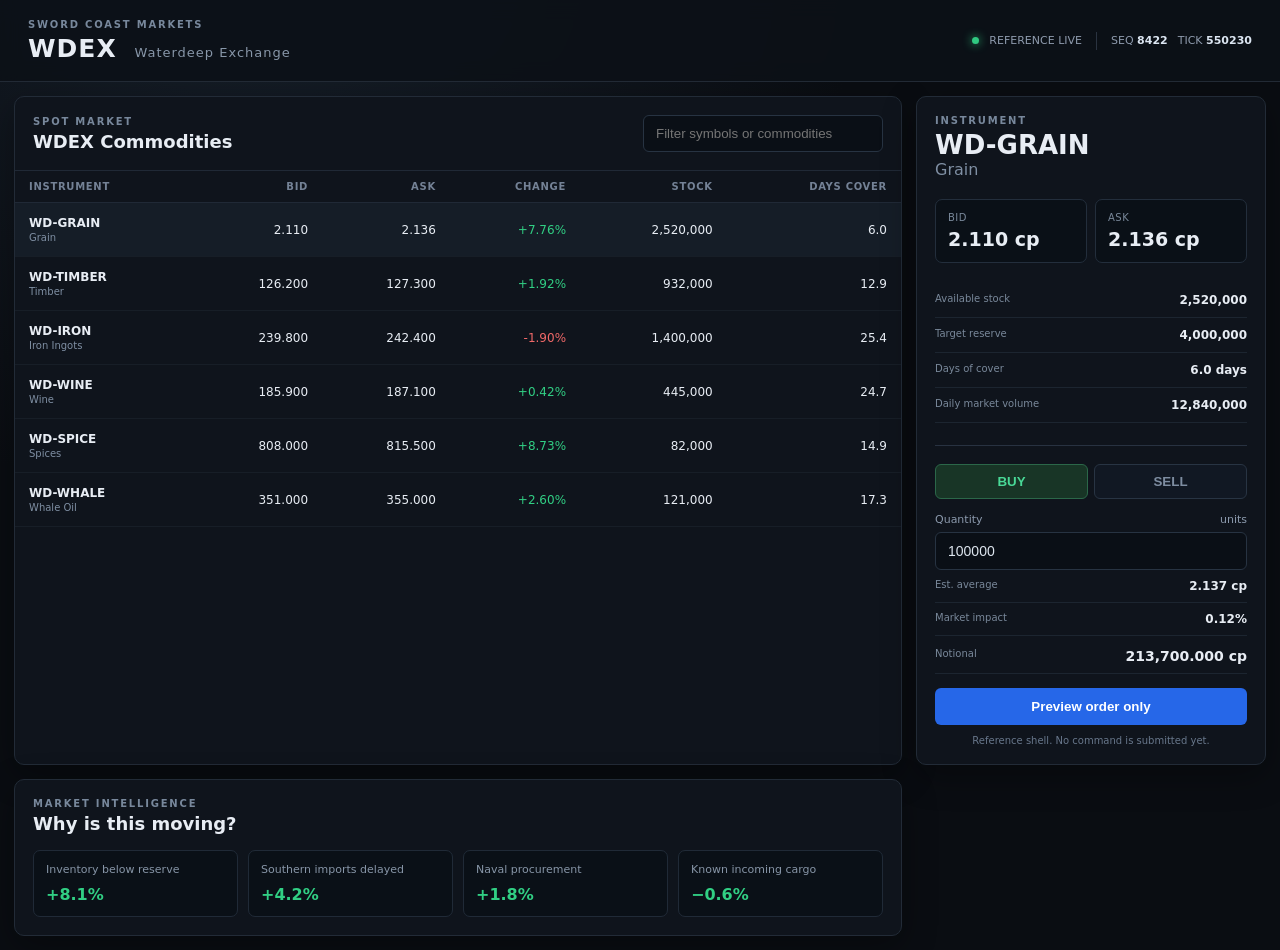
<file: code/web/wdex/index.html>
<!doctype html>
<html lang="en">
<head>
  <meta charset="utf-8" />
  <meta name="viewport" content="width=device-width,initial-scale=1" />
  <title>WDEX — Waterdeep Exchange</title>
  <link rel="stylesheet" href="./styles.css" />
</head>
<body>
  <header class="topbar">
    <div>
      <div class="eyebrow">SWORD COAST MARKETS</div>
      <h1>WDEX <span>Waterdeep Exchange</span></h1>
    </div>
    <div class="status">
      <span class="live-dot"></span>
      <span id="connection">REFERENCE LIVE</span>
      <span class="divider"></span>
      <span>SEQ <b id="sequence">—</b></span>
      <span>TICK <b id="tick">—</b></span>
    </div>
  </header>

  <main class="grid">
    <section class="panel market-panel">
      <div class="panel-head">
        <div><div class="eyebrow">SPOT MARKET</div><h2>WDEX Commodities</h2></div>
        <div class="search"><input id="search" placeholder="Filter symbols or commodities" /></div>
      </div>
      <table>
        <thead><tr><th>Instrument</th><th>Bid</th><th>Ask</th><th>Change</th><th>Stock</th><th>Days cover</th></tr></thead>
        <tbody id="marketRows"></tbody>
      </table>
    </section>

    <aside class="panel detail-panel">
      <div class="eyebrow">INSTRUMENT</div>
      <h2 id="detailSymbol">WD-GRAIN</h2>
      <div id="detailName" class="muted">Grain</div>
      <div class="quote-grid">
        <div><span>Bid</span><strong id="detailBid">—</strong></div>
        <div><span>Ask</span><strong id="detailAsk">—</strong></div>
      </div>
      <div class="metric"><span>Available stock</span><b id="detailStock">—</b></div>
      <div class="metric"><span>Target reserve</span><b id="detailReserve">—</b></div>
      <div class="metric"><span>Days of cover</span><b id="detailCover">—</b></div>
      <div class="metric"><span>Daily market volume</span><b id="detailVolume">—</b></div>

      <div class="ticket">
        <div class="ticket-tabs"><button data-side="buy" class="active">BUY</button><button data-side="sell">SELL</button></div>
        <label>Quantity <span id="unitLabel">units</span></label>
        <input id="quantity" type="number" min="0.001" step="0.001" value="100000" />
        <div class="preview"><span>Est. average</span><b id="previewPrice">—</b></div>
        <div class="preview"><span>Market impact</span><b id="previewImpact">—</b></div>
        <div class="preview total"><span>Notional</span><b id="previewNotional">—</b></div>
        <button id="submitOrder" class="primary">Preview order only</button>
        <p class="fine">Reference shell. No command is submitted yet.</p>
      </div>
    </aside>

    <section class="panel lower-panel">
      <div><div class="eyebrow">MARKET INTELLIGENCE</div><h2>Why is this moving?</h2></div>
      <div class="drivers">
        <div><span>Inventory below reserve</span><b>+8.1%</b></div>
        <div><span>Southern imports delayed</span><b>+4.2%</b></div>
        <div><span>Naval procurement</span><b>+1.8%</b></div>
        <div><span>Known incoming cargo</span><b class="negative">−0.6%</b></div>
      </div>
    </section>
  </main>
  <script type="module" src="./app.js"></script>
</body>
</html>
</file>
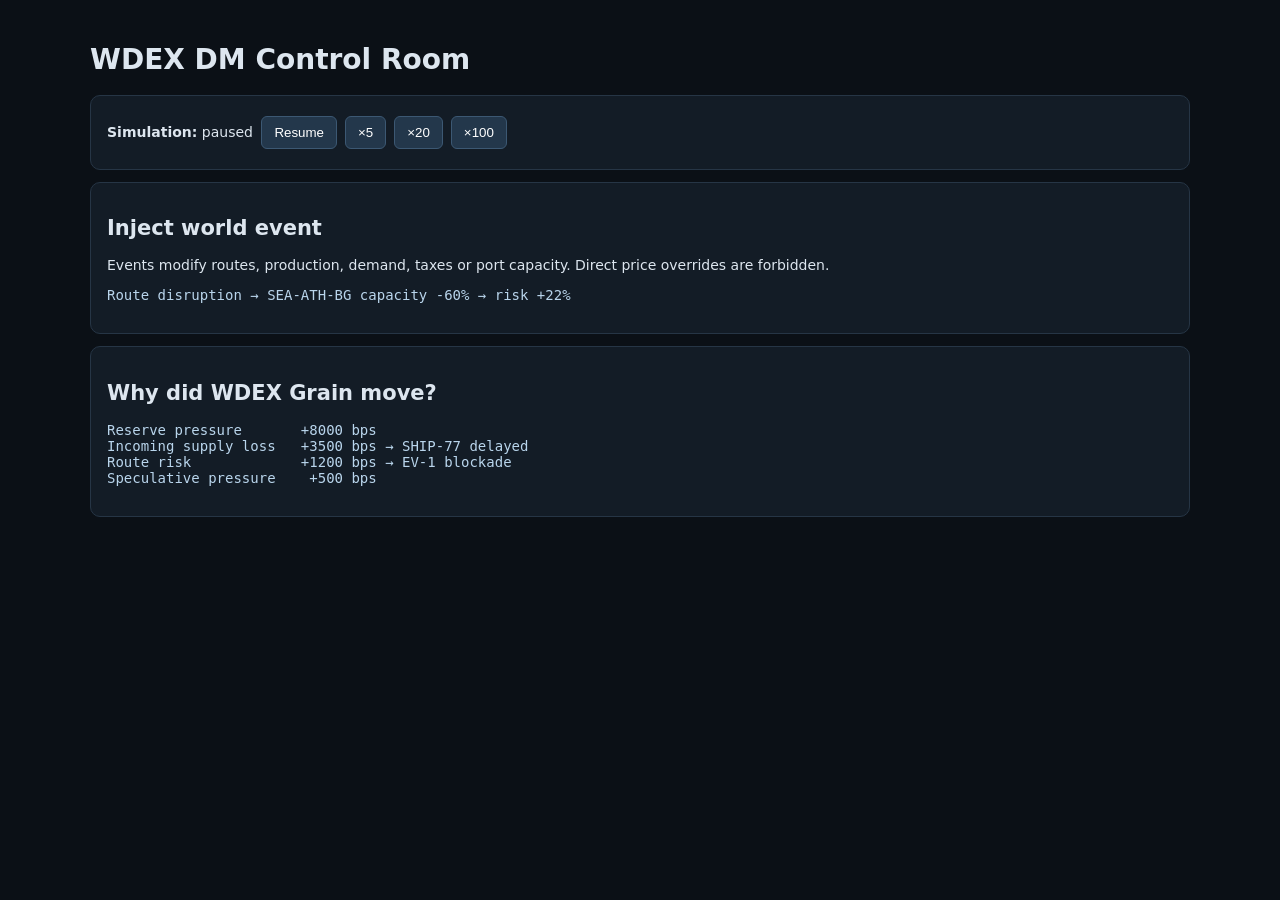
<file: code/web/dm/control.html>
<!doctype html><html><head><meta charset="utf-8"><title>WDEX DM Control</title><meta name="viewport" content="width=device-width,initial-scale=1"><style>body{font:14px system-ui;margin:0;background:#0b1016;color:#dde6ef}.wrap{max-width:1100px;margin:auto;padding:24px}.bar,.card{background:#131c26;border:1px solid #263545;border-radius:10px;padding:16px;margin:12px 0}button{margin:4px;padding:8px 12px;background:#23374b;color:#fff;border:1px solid #3c5873;border-radius:6px}code,pre{white-space:pre-wrap;color:#b9d5ec}</style></head><body><div class="wrap"><h1>WDEX DM Control Room</h1><div class="bar"><strong>Simulation:</strong> paused <button>Resume</button><button>×5</button><button>×20</button><button>×100</button></div><div class="card"><h2>Inject world event</h2><p>Events modify routes, production, demand, taxes or port capacity. Direct price overrides are forbidden.</p><pre>Route disruption → SEA-ATH-BG capacity -60% → risk +22%</pre></div><div class="card"><h2>Why did WDEX Grain move?</h2><pre>Reserve pressure       +8000 bps
Incoming supply loss   +3500 bps → SHIP-77 delayed
Route risk             +1200 bps → EV-1 blockade
Speculative pressure    +500 bps</pre></div></div></body></html>
</file>
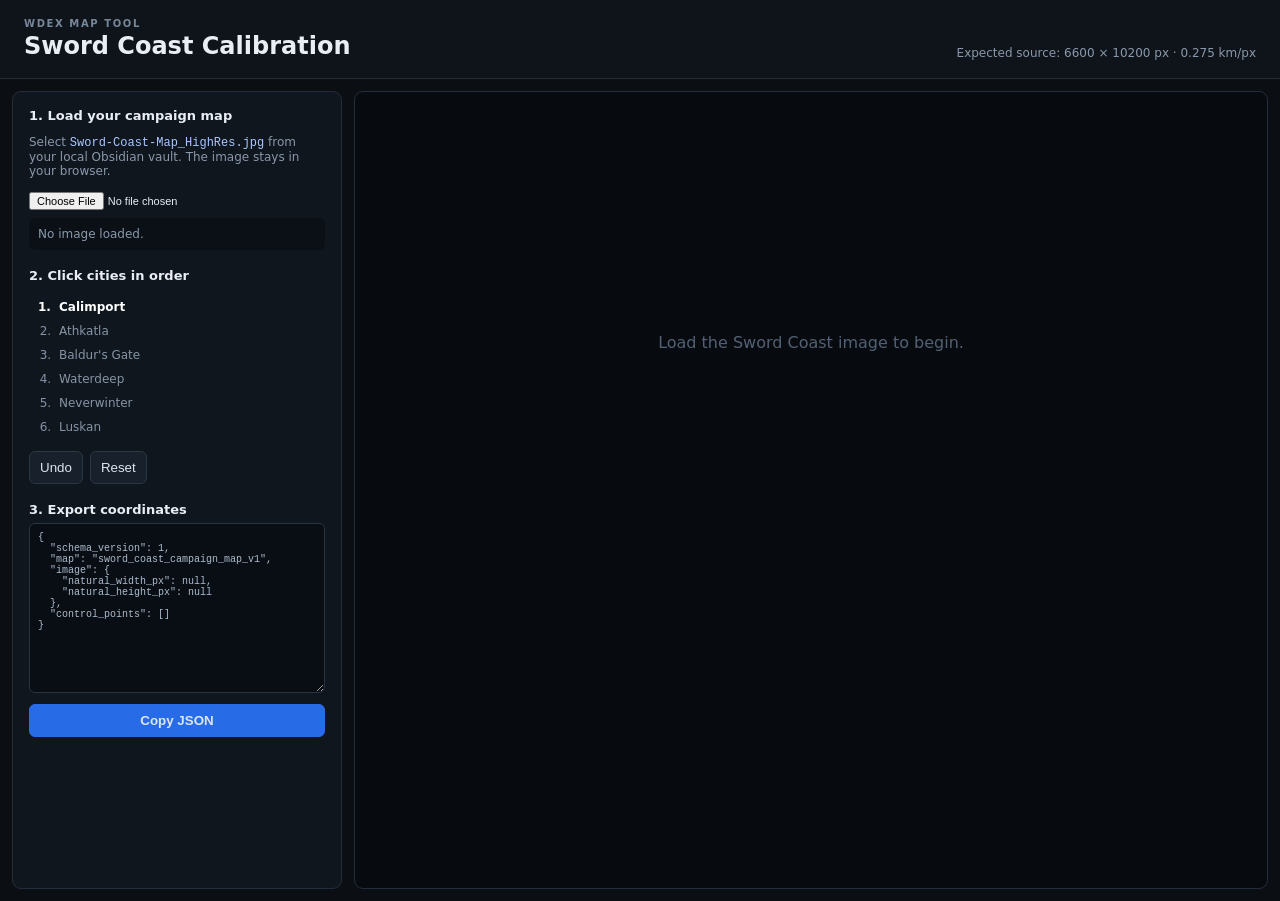
<file: code/web/map/calibrate.html>
<!doctype html><html lang="en"><head><meta charset="utf-8"><meta name="viewport" content="width=device-width,initial-scale=1"><title>Sword Coast Map Calibration</title><link rel="stylesheet" href="./styles.css"></head>
<body>
<header><div><div class="eyebrow">WDEX MAP TOOL</div><h1>Sword Coast Calibration</h1></div><div class="small">Expected source: 6600 × 10200 px · 0.275 km/px</div></header>
<main>
<section class="controls card">
  <h2>1. Load your campaign map</h2>
  <p>Select <code>Sword-Coast-Map_HighRes.jpg</code> from your local Obsidian vault. The image stays in your browser.</p>
  <input id="file" type="file" accept="image/*">
  <div id="imageInfo" class="info">No image loaded.</div>
  <h2>2. Click cities in order</h2>
  <ol id="targets"></ol>
  <div class="buttonRow"><button id="undo">Undo</button><button id="reset">Reset</button></div>
  <h2>3. Export coordinates</h2>
  <textarea id="output" spellcheck="false" readonly></textarea>
  <button id="copy" class="primary">Copy JSON</button>
</section>
<section class="mapCard card">
  <div id="stage"><div class="empty">Load the Sword Coast image to begin.</div></div>
</section>
</main>
<script type="module" src="./calibrate.js"></script></body></html>
</file>
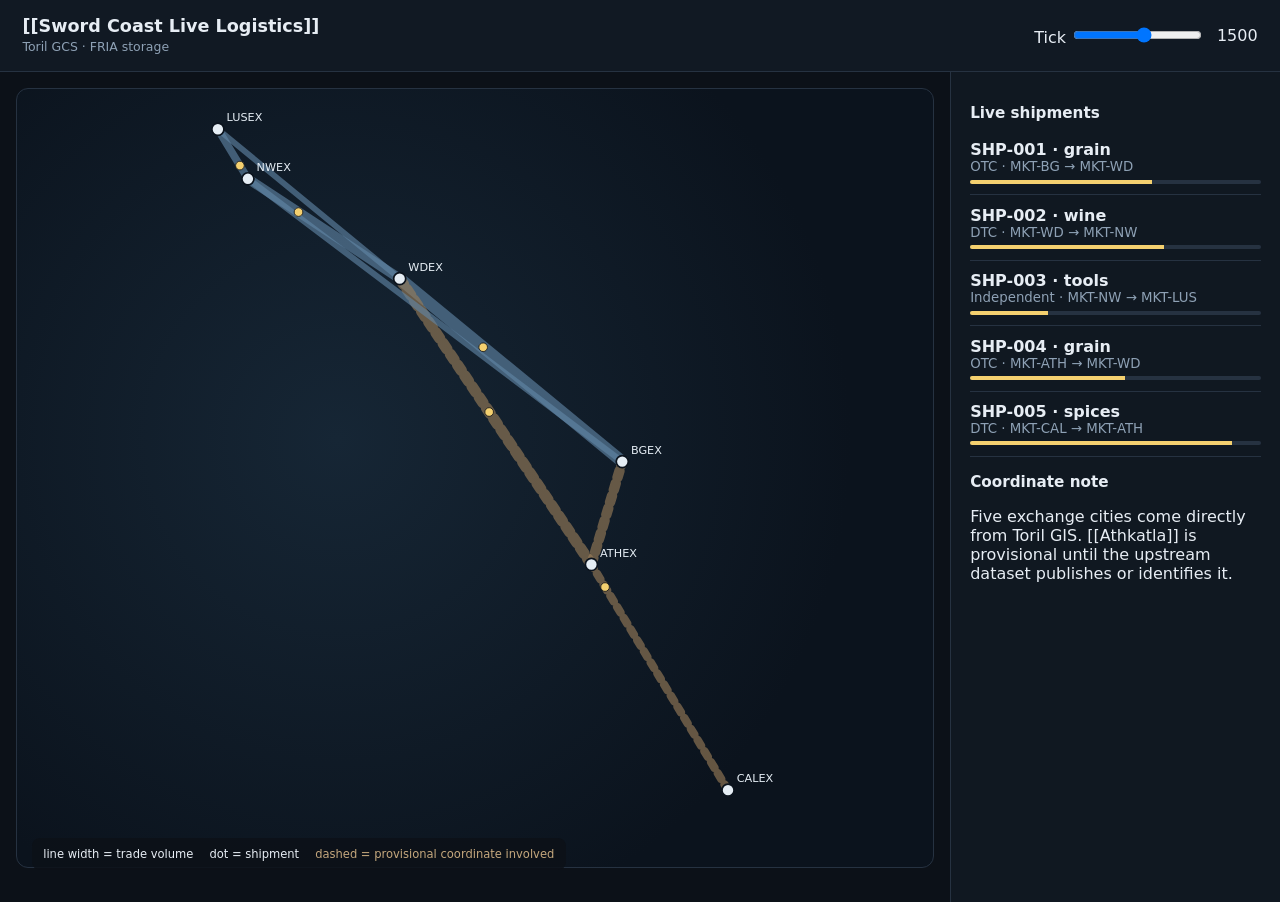
<file: code/web/map/live.html>
<!doctype html>
<html lang="en">
<head>
  <meta charset="utf-8">
  <meta name="viewport" content="width=device-width,initial-scale=1">
  <title>Sword Coast Live Logistics</title>
  <link rel="stylesheet" href="live.css">
</head>
<body>
  <header>
    <div><strong>[[Sword Coast Live Logistics]]</strong><span id="coord-mode">Toril GCS · FRIA storage</span></div>
    <div class="controls"><label>Tick <input id="tick" type="range" min="500" max="2300" value="1500" step="5"></label><output id="tick-value">1500</output></div>
  </header>
  <main>
    <section class="map-card">
      <svg id="map" viewBox="0 0 1000 900" role="img" aria-label="Live Sword Coast trade routes"></svg>
      <div class="legend"><span>line width = trade volume</span><span>dot = shipment</span><span class="provisional">dashed = provisional coordinate involved</span></div>
    </section>
    <aside>
      <h2>Live shipments</h2>
      <div id="shipments"></div>
      <h2>Coordinate note</h2>
      <p>Five exchange cities come directly from Toril GIS. [[Athkatla]] is provisional until the upstream dataset publishes or identifies it.</p>
    </aside>
  </main>
  <script type="module" src="live.js"></script>
</body>
</html>
</file>
<file: code/web/wdex/styles.css>
:root{font-family:Inter,ui-sans-serif,system-ui,-apple-system,BlinkMacSystemFont,"Segoe UI",sans-serif;background:#0a0d12;color:#e8edf4;font-synthesis:none}*{box-sizing:border-box}body{margin:0;background:radial-gradient(circle at 20% -10%,#17202b 0,#0a0d12 42%);min-height:100vh}.topbar{height:82px;padding:16px 28px;border-bottom:1px solid #222a35;display:flex;align-items:center;justify-content:space-between;background:#0d1118e8;backdrop-filter:blur(10px);position:sticky;top:0;z-index:5}.eyebrow{font-size:10px;letter-spacing:.18em;color:#78889c;font-weight:700}.topbar h1,.panel h2{margin:4px 0 0}.topbar h1{font-size:25px;letter-spacing:.04em}.topbar h1 span{font-size:13px;color:#8897a9;font-weight:500;margin-left:8px}.status{display:flex;gap:10px;align-items:center;font-size:11px;color:#8e9bad}.status b{color:#dce6f2}.live-dot{width:7px;height:7px;border-radius:50%;background:#30c981;box-shadow:0 0 10px #30c981}.divider{height:18px;width:1px;background:#2a3340;margin:0 4px}.grid{display:grid;grid-template-columns:minmax(700px,1fr) 350px;gap:14px;padding:14px;max-width:1600px;margin:auto}.panel{background:#0f141c;border:1px solid #222b37;border-radius:10px;overflow:hidden;box-shadow:0 10px 35px #0005}.market-panel{min-height:530px}.panel-head{padding:18px;display:flex;justify-content:space-between;align-items:end;border-bottom:1px solid #202936}.panel h2{font-size:18px}.search input,.ticket input{background:#0a0f16;color:#dfe7f0;border:1px solid #273342;border-radius:6px;padding:10px 12px;outline:none}.search input{width:240px}table{border-collapse:collapse;width:100%;font-size:12px}th{text-align:right;padding:10px 14px;color:#748296;font-size:10px;text-transform:uppercase;letter-spacing:.07em;border-bottom:1px solid #202936}th:first-child,td:first-child{text-align:left}td{text-align:right;padding:13px 14px;border-bottom:1px solid #171e27;font-variant-numeric:tabular-nums}tbody tr{cursor:pointer}tbody tr:hover,tbody tr.selected{background:#151d27}.symbol{font-weight:800}.commodity{display:block;color:#7f8fa3;font-size:10px;margin-top:2px}.up{color:#31cf84}.down,.negative{color:#ef6868}.neutral{color:#9aa7b6}.muted{color:#7f8fa3}.detail-panel{padding:18px}.detail-panel h2{font-size:26px}.quote-grid{display:grid;grid-template-columns:1fr 1fr;gap:8px;margin:20px 0}.quote-grid div{background:#0a1017;border:1px solid #232e3c;padding:12px;border-radius:7px}.quote-grid span,.metric span,.preview span{display:block;color:#79889a;font-size:10px;text-transform:uppercase;letter-spacing:.05em}.quote-grid strong{font-size:19px;display:block;margin-top:5px;font-variant-numeric:tabular-nums}.metric,.preview{display:flex;justify-content:space-between;padding:10px 0;border-bottom:1px solid #1c2530;font-size:12px}.metric span,.preview span{display:inline;text-transform:none;letter-spacing:0}.ticket{margin-top:22px;padding-top:18px;border-top:1px solid #283241}.ticket-tabs{display:grid;grid-template-columns:1fr 1fr;gap:6px;margin-bottom:14px}.ticket-tabs button{border:1px solid #283443;background:#111823;color:#7e8da1;padding:9px;border-radius:6px;font-weight:800}.ticket-tabs button.active{background:#183526;color:#49d997;border-color:#2b6749}.ticket label{display:flex;justify-content:space-between;color:#8c9aad;font-size:11px;margin-bottom:6px}.ticket input{width:100%;font-size:14px}.preview{padding:9px 0}.preview.total{font-size:14px;margin-top:3px}.primary{width:100%;border:0;border-radius:6px;padding:11px;margin-top:14px;background:#2667e8;color:white;font-weight:800}.fine{font-size:10px;color:#68778b;text-align:center;margin-bottom:0}.lower-panel{grid-column:1 / 2;padding:18px}.drivers{display:grid;grid-template-columns:repeat(4,1fr);gap:10px;margin-top:16px}.drivers div{padding:12px;background:#0a1017;border:1px solid #202a37;border-radius:7px}.drivers span{display:block;color:#8795a7;font-size:11px}.drivers b{display:block;margin-top:9px;color:#31cf84;font-size:16px}@media(max-width:1000px){.grid{grid-template-columns:1fr}.lower-panel{grid-column:auto}.status{display:none}.drivers{grid-template-columns:1fr 1fr}}@media(max-width:720px){.grid{padding:7px}.market-panel{overflow:auto}.detail-panel{min-width:0}.topbar{padding:14px}.drivers{grid-template-columns:1fr}.search{display:none}}
</file>
<file: code/web/map/styles.css>
:root{font-family:Inter,system-ui,sans-serif;background:#0b0e13;color:#e9eef5}*{box-sizing:border-box}body{margin:0}header{padding:18px 24px;border-bottom:1px solid #242c37;display:flex;justify-content:space-between;align-items:end;background:#0f141b}h1{margin:3px 0 0;font-size:24px}.eyebrow{font-size:10px;letter-spacing:.16em;color:#77879a;font-weight:700}.small,.info,p{color:#8998aa;font-size:12px}main{display:grid;grid-template-columns:330px 1fr;gap:12px;padding:12px;height:calc(100vh - 78px)}.card{background:#10161e;border:1px solid #242e3a;border-radius:9px}.controls{padding:16px;overflow:auto}.controls h2{font-size:13px;margin:18px 0 6px}.controls h2:first-child{margin-top:0}code{color:#a9c7ff}input[type=file]{width:100%;font-size:11px}.info{padding:9px;background:#0a1016;border-radius:6px;margin-top:8px}ol{padding-left:26px;font-size:12px}li{padding:5px 4px;color:#8594a6}li.current{color:#fff;font-weight:700}li.done{color:#44d18b}.buttonRow{display:flex;gap:7px}button{padding:8px 10px;background:#17202b;border:1px solid #2b3745;border-radius:6px;color:#dce5ef;cursor:pointer}.primary{width:100%;background:#286be6;border-color:#286be6;font-weight:700}textarea{width:100%;height:170px;background:#090e14;color:#aebcce;border:1px solid #283441;border-radius:6px;padding:8px;font:10px ui-monospace,monospace;resize:vertical;margin-bottom:7px}.mapCard{overflow:auto;position:relative;background:#070b10}#stage{position:relative;display:inline-block;min-width:100%;min-height:100%;user-select:none}#stage img{display:block;max-width:none;width:min(100%,1100px);height:auto}.empty{display:flex;height:100%;min-height:500px;align-items:center;justify-content:center;color:#536174}.marker{position:absolute;width:16px;height:16px;border-radius:50%;background:#ffcb45;border:2px solid #161616;transform:translate(-50%,-50%);box-shadow:0 0 0 3px #ffcb4555}.marker span{position:absolute;left:12px;top:-6px;white-space:nowrap;background:#0b111bcc;padding:3px 5px;border-radius:3px;font-size:10px;color:white}@media(max-width:900px){main{grid-template-columns:1fr;height:auto}.mapCard{min-height:600px}}
</file>
<file: code/web/map/live.css>
:root{font-family:Inter,system-ui,sans-serif;background:#0c1118;color:#e7edf4}*{box-sizing:border-box}body{margin:0}header{display:flex;justify-content:space-between;gap:1rem;padding:1rem 1.4rem;border-bottom:1px solid #263241;background:#111923}header strong{display:block;font-size:1.1rem}#coord-mode{font-size:.78rem;color:#8ea1b5}.controls{display:flex;align-items:center;gap:.8rem}main{display:grid;grid-template-columns:minmax(0,1fr) 330px;min-height:calc(100vh - 70px)}.map-card{position:relative;padding:1rem}#map{width:100%;height:calc(100vh - 120px);background:radial-gradient(circle at 35% 45%,#162635,#0b131d 70%);border:1px solid #263241;border-radius:12px}.route{fill:none;stroke:#6187a7;opacity:.62;stroke-linecap:round}.route.provisional{stroke-dasharray:8 7;stroke:#9c7e5a}.market{fill:#e5edf4;stroke:#0b131d;stroke-width:2}.label{fill:#e5edf4;font-size:13px}.shipment{fill:#f4d06f;stroke:#1b1b1b;stroke-width:1}.legend{position:absolute;left:2rem;bottom:2rem;display:flex;gap:1rem;font-size:.72rem;background:#0c1118dd;padding:.55rem .7rem;border-radius:8px}.provisional{color:#c4a77d}aside{border-left:1px solid #263241;padding:1rem 1.2rem;background:#101821}aside h2{font-size:.95rem;margin:1rem 0 .5rem}.ship{padding:.65rem 0;border-bottom:1px solid #263241}.ship small{display:block;color:#8ea1b5}.bar{height:4px;background:#263241;margin-top:.35rem;border-radius:4px;overflow:hidden}.bar i{display:block;height:100%;background:#f4d06f}@media(max-width:900px){main{grid-template-columns:1fr}aside{border-left:0;border-top:1px solid #263241}#map{height:65vh}}
</file>
